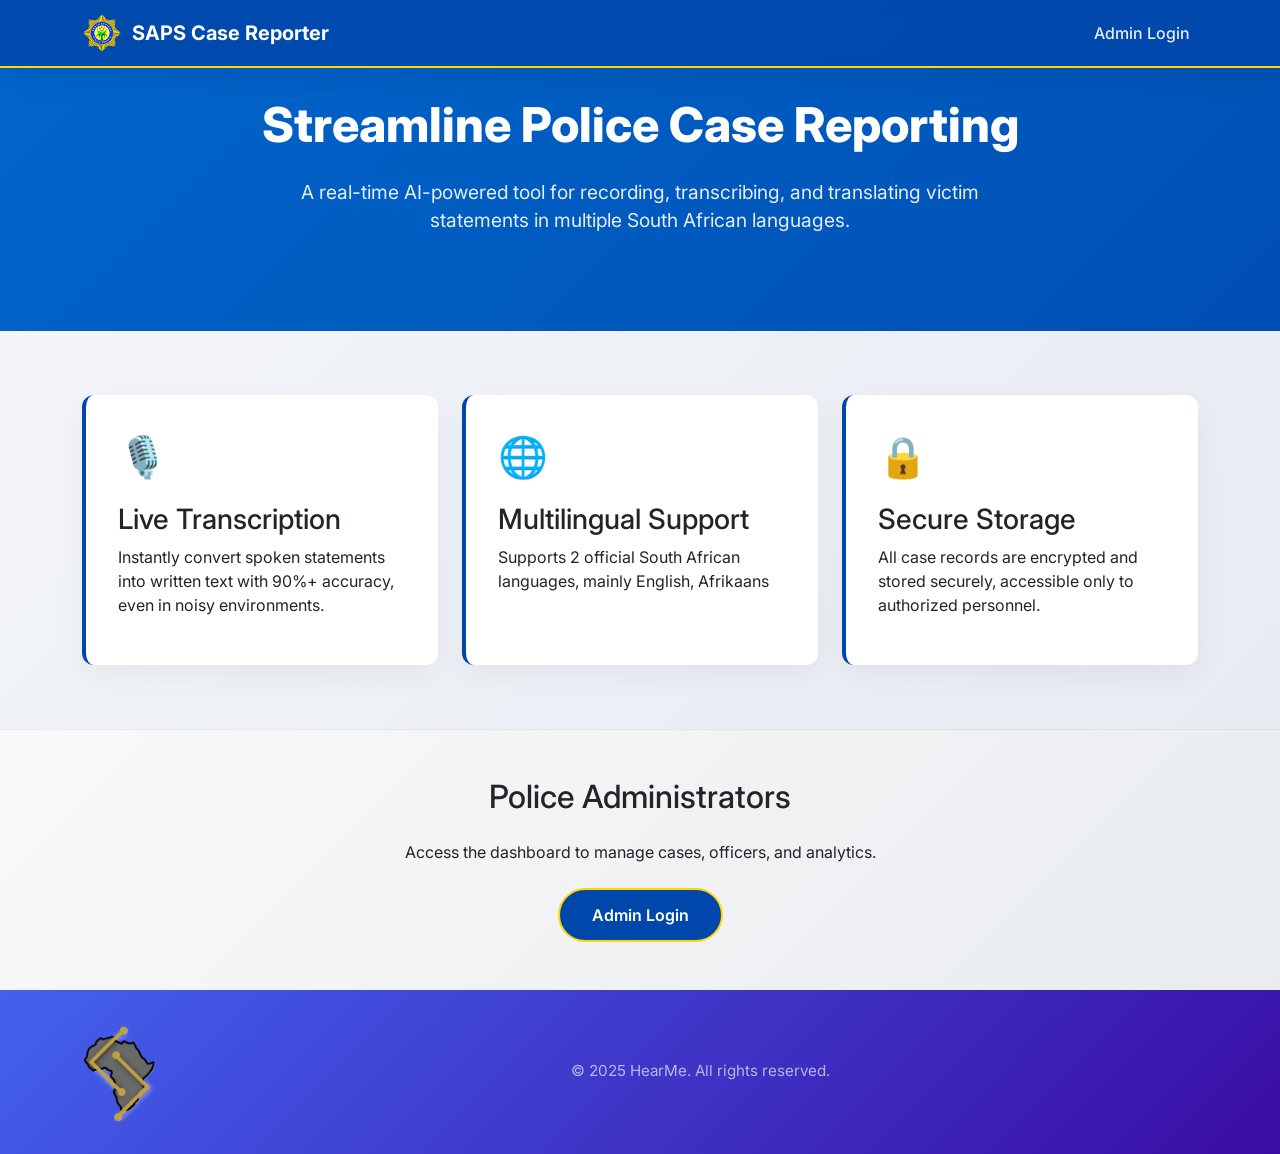
<file: index.html>
<!DOCTYPE html>
<html lang="en">

<head>
    <meta charset="UTF-8">
    <meta name="viewport" content="width=device-width, initial-scale=1.0">
    <title>SAPS Case Reporter | Home</title>
    <link href="https://cdn.jsdelivr.net/npm/bootstrap@5.3.3/dist/css/bootstrap.min.css" rel="stylesheet">
    <link href="https://fonts.googleapis.com/css2?family=Inter:wght@400;500;600;700&display=swap" rel="stylesheet">
    <link rel="icon" href="asset/PoliceBadge.gif">
    <style>
        :root {
            --primary: #4361ee;
            --secondary: #3a0ca3;
            --accent: #4cc9f0;
            --light: #f8f9fa;
            --dark: #212529;
            --police-blue: #0047ab;
            --police-gold: #ffd700;
        }

        body {
            font-family: 'Inter', sans-serif;
            background: linear-gradient(135deg, #f5f7fa 0%, #e4e8f0 100%);
            color: var(--dark);
            min-height: 100vh;
        }

        /* Navbar (Police Theme) */
        .navbar {
            background: rgba(0, 71, 171, 0.9) !important;
            backdrop-filter: blur(10px);
            box-shadow: 0 4px 30px rgba(0, 0, 0, 0.1);
            border-bottom: 2px solid var(--police-gold);
        }

        .navbar-brand {
            font-weight: 700;
            color: white !important;
            display: flex;
            align-items: center;
        }

        .navbar-brand img {
            margin-right: 10px;
        }

        .nav-link {
            color: rgba(255, 255, 255, 0.9) !important;
            font-weight: 500;
        }

        .nav-link:hover {
            color: var(--police-gold) !important;
        }

        /* Hero Section */
        .hero {
            background: linear-gradient(-45deg, #0047ab, #002366, #0047ab, #0066cc);
            background-size: 400% 400%;
            animation: gradient 12s ease infinite;
            color: white;
            padding: 6rem 0 4rem;
            text-align: center;
            position: relative;
        }

        @keyframes gradient {
            0% {
                background-position: 0% 50%;
            }

            50% {
                background-position: 100% 50%;
            }

            100% {
                background-position: 0% 50%;
            }
        }

        .hero h1 {
            font-size: 3rem;
            font-weight: 800;
            margin-bottom: 1.5rem;
        }

        .hero p {
            font-size: 1.2rem;
            max-width: 700px;
            margin: 0 auto 2rem;
            opacity: 0.9;
        }

        /* Features Section */
        .features {
            padding: 4rem 0;
        }

        .feature-card {
            background: white;
            border-radius: 12px;
            padding: 2rem;
            box-shadow: 0 10px 30px rgba(0, 0, 0, 0.05);
            transition: transform 0.3s ease;
            border-left: 4px solid var(--police-blue);
            height: 100%;
        }

        .feature-card:hover {
            transform: translateY(-5px);
            box-shadow: 0 15px 35px rgba(0, 0, 0, 0.1);
        }

        .feature-icon {
            font-size: 2.5rem;
            color: var(--police-blue);
            margin-bottom: 1rem;
        }

        /* Admin CTA */
        .admin-cta {
            background: linear-gradient(135deg, #f8f9fa 0%, #e9ecef 100%);
            border-top: 1px solid rgba(0, 0, 0, 0.05);
            padding: 3rem 0;
            text-align: center;
        }

        .btn-admin {
            background: var(--police-blue);
            color: white;
            font-weight: 600;
            padding: 0.8rem 2rem;
            border-radius: 50px;
            border: 2px solid var(--police-gold);
            transition: all 0.3s ease;
        }

        .btn-admin:hover {
            background: #003366;
            transform: translateY(-3px);
            box-shadow: 0 10px 20px rgba(0, 0, 0, 0.1);
        }

        /* Footer */
        .footer {
            background: var(--dark);
            color: white;
            padding: 2rem 0;
            text-align: center;
        }

        .footer p {
            margin: 0;
            opacity: 0.8;
        }
    </style>
    <style>
        .footer {
            background: linear-gradient(135deg, var(--primary) 0%, var(--secondary) 100%);
            color: black;
            padding: 2rem 0;
        }

        .footer-bottom {
            display: flex;
            align-items: center;
            justify-content: space-between;
            max-width: 1200px;
            margin: 0 auto;
            padding: 0 20px;
            flex-wrap: wrap;
        }

        .footer-logo-img {
            height: 60px;
            width: auto;
            object-fit: contain;
            transition: all 0.3s ease;
        }

        .footer-logo-img:hover {
            filter: brightness(1.2);
        }

        .footer-text {
            text-align: center;
            flex-grow: 1;
            margin: 0 20px;
        }

        .footer-text p {
            margin: 5px 0;
            font-size: 0.95rem;
            color: rgba(255, 255, 255, 0.8);
            font-family: 'Inter', sans-serif;
        }

        @media (max-width: 768px) {
            .footer-bottom {
                flex-direction: column;
                align-items: center;
                gap: 15px;
            }

            .footer-text {
                margin: 15px 0;
                order: 3;
            }

            .footer-logo-left {
                order: 1;
            }

            .footer-logo-right {
                order: 2;
            }

            .footer-logo-img {
                height: 50px;
            }
        }
    </style>
</head>

<body>
    <!-- Navbar -->
    <nav class="navbar navbar-expand-lg navbar-dark fixed-top">
        <div class="container">
            <a class="navbar-brand" href="#">
                <img src="asset/PoliceBadge.gif" alt="SAPS Badge" width="40" height="40">
                SAPS Case Reporter
            </a>
            <button class="navbar-toggler" type="button" data-bs-toggle="collapse" data-bs-target="#navbarNav">
                <span class="navbar-toggler-icon"></span>
            </button>
            <div class="collapse navbar-collapse" id="navbarNav">
                <ul class="navbar-nav ms-auto">
                    <li class="nav-item"><a class="nav-link" href="AdminLoginPage.html">Admin Login</a></li>
                </ul>
            </div>
        </div>
    </nav>

    <!-- Hero Section -->
    <section class="hero">
        <div class="container">
            <h1>Streamline Police Case Reporting</h1>
            <p>A real-time AI-powered tool for recording, transcribing, and translating victim statements in multiple
                South African languages.</p>

        </div>
    </section>

    <!-- Features Section -->
    <section class="features">
        <div class="container">
            <div class="row g-4">
                <div class="col-md-4">
                    <div class="feature-card">
                        <div class="feature-icon">🎙️</div>
                        <h3>Live Transcription</h3>
                        <p>Instantly convert spoken statements into written text with 90%+ accuracy, even in noisy
                            environments.</p>
                    </div>
                </div>
                <div class="col-md-4">
                    <div class="feature-card">
                        <div class="feature-icon">🌐</div>
                        <h3>Multilingual Support</h3>
                        <p>Supports 2 official South African languages, mainly English, Afrikaans</p>
                    </div>
                </div>
                <div class="col-md-4">
                    <div class="feature-card">
                        <div class="feature-icon">🔒</div>
                        <h3>Secure Storage</h3>
                        <p>All case records are encrypted and stored securely, accessible only to authorized personnel.
                        </p>
                    </div>
                </div>
            </div>
        </div>
    </section>

    <!-- Admin CTA -->
    <section class="admin-cta">
        <div class="container">
            <h2 class="mb-4">Police Administrators</h2>
            <p class="mb-4">Access the dashboard to manage cases, officers, and analytics.</p>
            <a href="AdminLoginPage.html" class="btn btn-admin">Admin Login</a>
        </div>
    </section>

    <style>
        .footer-logo-img {
            width: 120px;
            height: 100px;
            object-fit: contain;
        }
    </style>
    <!-- Footer -->
    <footer class="footer">
        <div class="footer-bottom">
            <div class="footer-logo-left">
                <img src="asset/GritLabAfrica.png" alt="Left Logo" class="footer-logo-img">
            </div>

            <div class="footer-text">
                <p>© 2025 HearMe. All rights reserved.</p>
                <!-- <p id="apiCredit">Powered by Web Speech API & Translation API</p>-->
            </div>

            <div class="footer-logo-right">
                <!-- <img src="asset/JBS.png" alt="Right Logo" class="footer-logo-img"> -->
            </div>
        </div>
    </footer>

    <script src="https://cdn.jsdelivr.net/npm/bootstrap@5.3.3/dist/js/bootstrap.bundle.min.js"></script>
</body>

</html>
</file>
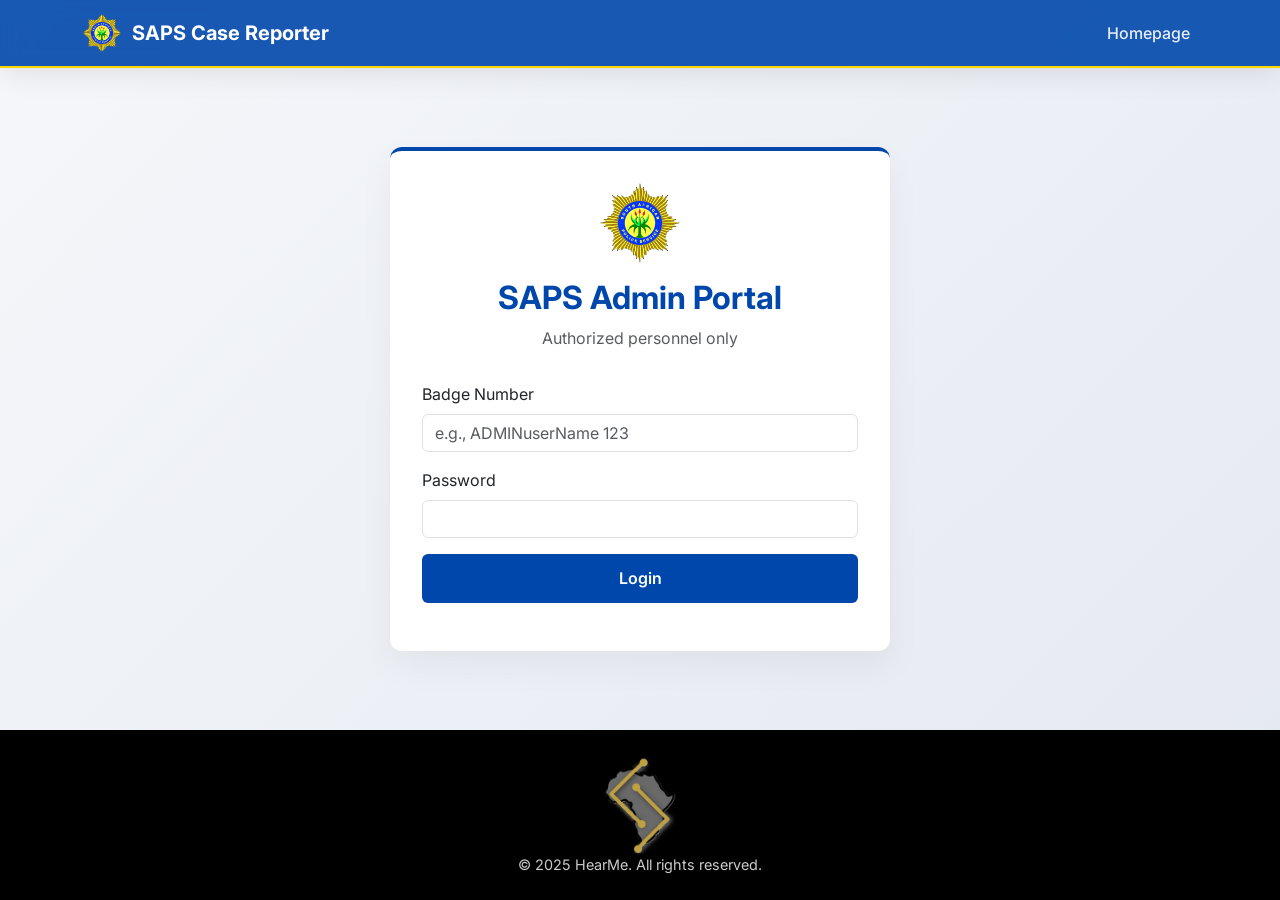
<file: AdminLoginPage.html>
<!DOCTYPE html>
<html lang="en">

<head>
    <meta charset="UTF-8">
    <meta name="viewport" content="width=device-width, initial-scale=1.0">
    <title>SAPS Admin Login</title>
    <link href="https://cdn.jsdelivr.net/npm/bootstrap@5.3.3/dist/css/bootstrap.min.css" rel="stylesheet">
    <link href="https://fonts.googleapis.com/css2?family=Inter:wght@400;500;600;700&display=swap" rel="stylesheet">
    <link rel="icon" href="asset/PoliceBadge.gif">
    <style>
        :root {
            --police-blue: #0047ab;
            --police-gold: #ffd700;
            --error-red: #dc3545;
        }

        body {
            font-family: 'Inter', sans-serif;
            background: linear-gradient(135deg, #f5f7fa 0%, #e4e8f0 100%);
            min-height: 100vh;
            display: flex;
            flex-direction: column;
        }

        .main-content {
            flex: 1;
            display: flex;
            align-items: center;
            padding: 2rem 0;
        }

        /* Navbar (Police Theme) */
        .navbar {
            background: rgba(0, 71, 171, 0.9) !important;
            backdrop-filter: blur(10px);
            box-shadow: 0 4px 30px rgba(0, 0, 0, 0.1);
            border-bottom: 2px solid var(--police-gold);
        }

        .navbar-brand {
            font-weight: 700;
            color: white !important;
            display: flex;
            align-items: center;
        }

        .navbar-brand img {
            margin-right: 10px;
        }

        .nav-link {
            color: rgba(255, 255, 255, 0.9) !important;
            font-weight: 500;
        }

        .nav-link:hover {
            color: var(--police-gold) !important;
        }

        .login-container {
            max-width: 500px;
            margin: 0 auto;
            padding: 2rem;
            background: white;
            border-radius: 12px;
            box-shadow: 0 15px 35px rgba(0, 0, 0, 0.05);
            border-top: 4px solid var(--police-blue);
        }

        .login-header {
            text-align: center;
            margin-bottom: 2rem;
        }

        .login-header img {
            width: 80px;
            margin-bottom: 1rem;
        }

        .login-header h2 {
            color: var(--police-blue);
            font-weight: 700;
        }

        .form-control:focus {
            border-color: var(--police-blue);
            box-shadow: 0 0 0 0.25rem rgba(0, 71, 171, 0.25);
        }

        .btn-login {
            background: var(--police-blue);
            color: white;
            font-weight: 600;
            width: 100%;
            padding: 0.8rem;
            border: none;
            transition: all 0.3s ease;
        }

        .btn-login:hover {
            background: #003366;
            transform: translateY(-2px);
        }

        .error-message {
            color: var(--error-red);
            margin-top: 0.5rem;
            font-size: 0.9rem;
            display: none;
        }

        .loading-spinner {
            display: inline-block;
            width: 1rem;
            height: 1rem;
            border: 2px solid rgba(255, 255, 255, 0.3);
            border-radius: 50%;
            border-top-color: white;
            animation: spin 1s ease-in-out infinite;
        }

        @keyframes spin {
            to {
                transform: rotate(360deg);
            }
        }

        /* Footer Styles */
        .footer {
            background-color: #000000;
            color: white;
            text-align: center;
            padding: 1.5rem 0;
            margin-top: auto;
        }

        .footer p {
            margin: 0;
            font-size: 0.9rem;
            color: rgba(255, 255, 255, 0.8);
        }
    </style>
    
</head>

<body>
    <!-- Navbar -->
    <nav class="navbar navbar-expand-lg navbar-dark">
        <div class="container">
            <a class="navbar-brand" href="#">
                <img src="asset/PoliceBadge.gif" alt="SAPS Badge" width="40" height="40">
                SAPS Case Reporter
            </a>
            <button class="navbar-toggler" type="button" data-bs-toggle="collapse" data-bs-target="#navbarNav">
                <span class="navbar-toggler-icon"></span>
            </button>
            <div class="collapse navbar-collapse" id="navbarNav">
                <ul class="navbar-nav ms-auto">
                    <li class="nav-item"><a class="nav-link" href="index.html">Homepage</a></li>
                </ul>
            </div>
        </div>
    </nav>

    <!-- Main Content -->
    <div class="main-content">
        <div class="container">
            <div class="login-container">
                <div class="login-header">
                    <img src="asset/PoliceBadge.gif" alt="SAPS Badge">
                    <h2>SAPS Admin Portal</h2>
                    <p class="text-muted">Authorized personnel only</p>
                </div>

                <form id="loginForm">
                    <div class="mb-3">
                        <label for="username" class="form-label">Badge Number</label>
                        <input type="text" class="form-control" id="username" required
                            placeholder="e.g., ADMINuserName 123">
                    </div>
                    <div class="mb-3">
                        <label for="password" class="form-label">Password</label>
                        <input type="password" class="form-control" id="password" required>
                        <div id="loginError" class="error-message">Invalid credentials. Please try again.</div>
                    </div>
                    <div class="d-grid gap-2 mb-3">
                        <button type="submit" class="btn btn-login" id="loginBtn">
                            <span id="loginBtnText">Login</span>
                            <span id="loginSpinner" style="display: none;">
                                <span class="loading-spinner"></span>
                            </span>
                        </button>
                    </div>
                </form>
            </div>
        </div>
    </div>
    <style>
        .footer-logo-img {
            width: 120px;
            height: 100px;
            object-fit: contain;
        }
    </style>

    <!-- Footer -->
    <footer class="footer">
        <div class="footer-bottom">
            <div class="footer-logo-left">
                <img src="asset/GritLabAfrica.png" alt="Left Logo" class="footer-logo-img">
            </div>

            <div class="footer-text">
                <p>© 2025 HearMe. All rights reserved.</p>
                <!-- <p id="apiCredit">Powered by Web Speech API & Translation API</p>-->
            </div>

            <div class="footer-logo-right">
                <!-- <img src="asset/JBS.png" alt="Right Logo" class="footer-logo-img"> -->
            </div>
        </div>
    </footer>

    <script src="https://cdn.jsdelivr.net/npm/bootstrap@5.3.3/dist/js/bootstrap.bundle.min.js"></script>
    <script>
        document.getElementById('loginForm').addEventListener('submit', function (e) {
            e.preventDefault();

            const username = document.getElementById('username').value;
            const password = document.getElementById('password').value;
            const loginBtnText = document.getElementById('loginBtnText');
            const loginSpinner = document.getElementById('loginSpinner');
            const loginError = document.getElementById('loginError');

            // Show loading state
            loginBtnText.style.display = 'none';
            loginSpinner.style.display = 'inline-block';
            loginError.style.display = 'none';

            // Create JSONP request for login
            const callbackName = 'handleLoginResponse_' + Date.now();
            let scriptElement = document.createElement('script');
            window[callbackName] = function (response) {
                // Clean up
                delete window[callbackName];
                if (scriptElement.parentNode) {
                    scriptElement.parentNode.removeChild(scriptElement);
                }

                // Hide loading state
                loginBtnText.style.display = 'inline';
                loginSpinner.style.display = 'none';

                if (response.success && response.valid) {
                    // Store authentication token and username
                    localStorage.setItem('adminToken', response.token);
                    localStorage.setItem('adminUsername', username);

                    // Redirect to dashboard
                    window.location.href = 'Translate.html';
                } else {
                    // Show error message
                    loginError.textContent = response.message || 'Invalid credentials. Please try again.';
                    loginError.style.display = 'block';
                    document.getElementById('password').value = '';
                    console.log('Login failed: ' + response.message);
                }
            };

            // Add error handling for script load failure
            scriptElement.onerror = function () {
                loginBtnText.style.display = 'inline';
                loginSpinner.style.display = 'none';
                loginError.textContent = 'Failed to connect to the server. Please try again.';
                loginError.style.display = 'block';
                console.error('Failed to load script');
            };

            scriptElement.src = `https://script.google.com/macros/s/AKfycbwtENbrjJtXHMA3O-O5fDoTiy2Iuv4d0jwVH1a3PslWZ3O3b1W-0Ze-IJC_pQjZy_i0/exec?callback=${callbackName}&action=login&username=${encodeURIComponent(username)}&password=${encodeURIComponent(password)}`;
            document.body.appendChild(scriptElement);
        });
    </script>
    
</body>

</html>
</file>
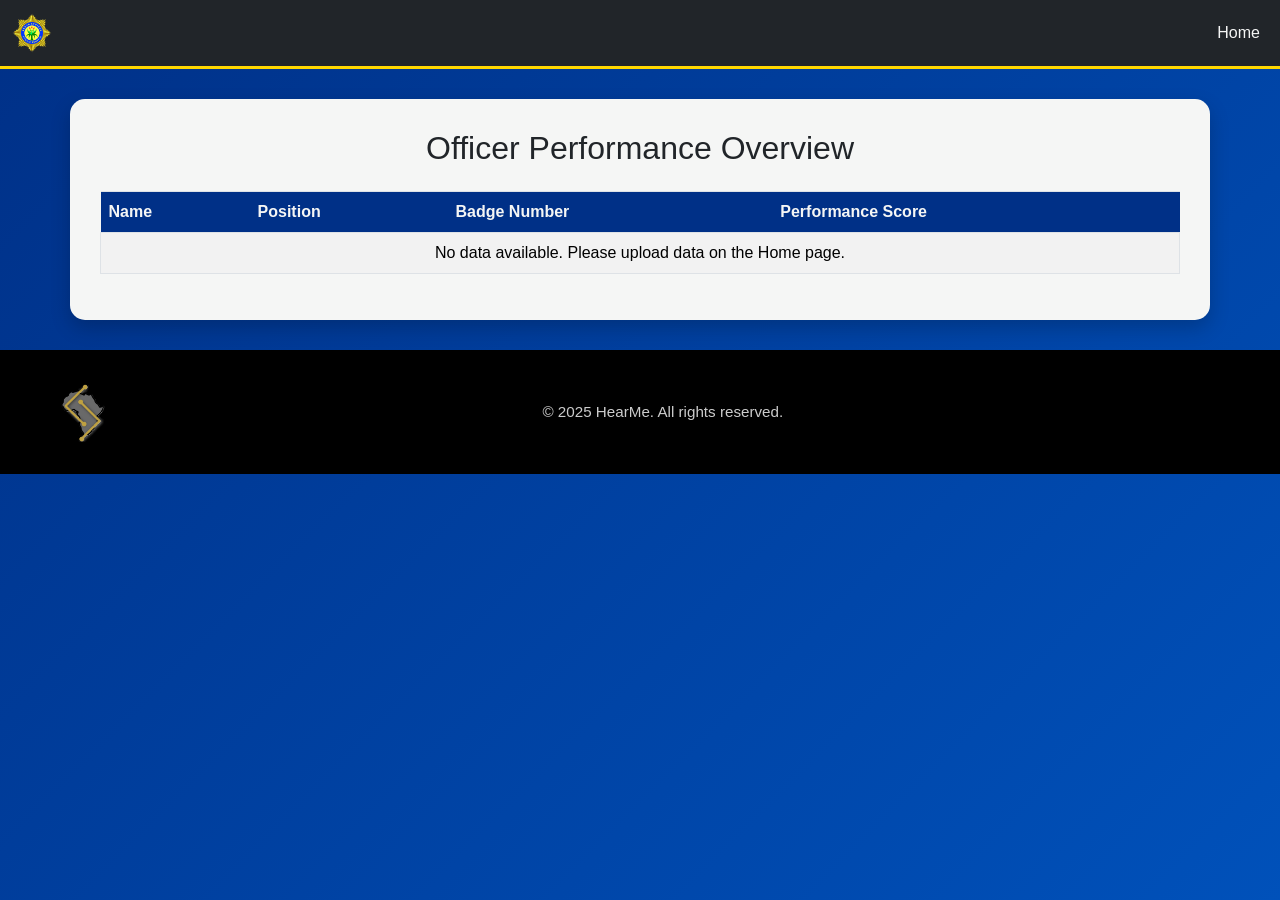
<file: Performance.html>
<!DOCTYPE html>
<html lang="en">

<head>
    <meta charset="UTF-8">
    <meta name="viewport" content="width=device-width, initial-scale=1.0">
    <title>Police Case Management System - Performance</title>
    <link href="https://cdn.jsdelivr.net/npm/bootstrap@5.3.0/dist/css/bootstrap.min.css" rel="stylesheet">
    <link href="https://cdn.datatables.net/1.11.5/css/dataTables.bootstrap5.min.css" rel="stylesheet">
    <link rel="icon" href="asset/PoliceBadge.gif" id="favicon">
    <style>
        :root {
            --police-blue: #003087;
            --police-light-blue: #0051BA;
            --police-gold: #FFD700;
            --police-white: #F5F6F5;
            --police-dark: #212529;
        }

        body {
            background: linear-gradient(135deg, var(--police-blue) 0%, var(--police-light-blue) 100%);
            color: var(--police-dark);
            font-family: 'Arial', sans-serif;
            display: flex;
            flex-direction: column;
            min-height: 100vh;
            margin: 0;
        }

        .navbar {
            background-color: var(--police-dark) !important;
            border-bottom: 3px solid var(--police-gold);
        }

        .navbar-brand img {
            height: 40px;
        }

        .nav-link {
            color: var(--police-white) !important;
            font-weight: 500;
        }

        .nav-link:hover {
            color: var(--police-gold) !important;
        }

        .container {
            background-color: var(--police-white);
            border-radius: 15px;
            box-shadow: 0 8px 20px rgba(0, 0, 0, 0.2);
            padding: 30px;
            margin-top: 30px;
            margin-bottom: 30px;
        }

        .table-container {
            margin-top: 20px;
        }

        .table thead th {
            background-color: var(--police-blue);
            color: var(--police-white);
            border: none;
        }

        .table tbody tr {
            transition: background-color 0.3s ease;
        }

        .table tbody tr:hover {
            background-color: rgba(0, 48, 135, 0.05);
        }

        .performance-score {
            font-size: 0.9rem;
            padding: 5px 10px;
            border-radius: 5px;
            color: #fff;
            display: inline-block;
        }

        .performance-high {
            background-color: #28a745;
            /* Green for >1.5 */
        }

        .performance-yellow {
            background-color: #ffc107;
            /* Yellow for 1-1.5 */
        }

        .performance-semi-red {
            background-color: #ff8c69;
            /* Semi-yellow to red for 0.5-1 */
        }

        .performance-low {
            background-color: #dc3545;
            /* Red for 0-0.5 */
        }


        
    </style>
    <style>
        .footer {
            background: linear-gradient(135deg, var(--primary) 0%, var(--secondary) 100%);
            color: white;
            padding: 2rem 0;
        }

        .footer-bottom {
            display: flex;
            align-items: center;
            justify-content: space-between;
            max-width: 1200px;
            margin: 0 auto;
            padding: 0 20px;
            flex-wrap: wrap;
        }

        .footer-logo-img {
            height: 60px;
            width: auto;
            object-fit: contain;
            transition: all 0.3s ease;
        }

        .footer-logo-img:hover {
            filter: brightness(1.2);
        }

        .footer-text {
            text-align: center;
            flex-grow: 1;
            margin: 0 20px;
        }

        .footer-text p {
            margin: 5px 0;
            font-size: 0.95rem;
            color: rgba(255, 255, 255, 0.8);
            font-family: 'Inter', sans-serif;
        }

        @media (max-width: 768px) {
            .footer-bottom {
                flex-direction: column;
                align-items: center;
                gap: 15px;
            }

            .footer-text {
                margin: 15px 0;
                order: 3;
            }

            .footer-logo-left {
                order: 1;
            }

            .footer-logo-right {
                order: 2;
            }

            .footer-logo-img {
                height: 50px;
            }
        }
    </style>
</head>

<body>
    <nav class="navbar navbar-expand-lg navbar-dark">
        <div class="container-fluid">
            <a class="navbar-brand" href="upload.html">
                <img src="asset/PoliceBadge.gif" alt="SAPS Logo">
            </a>
            <div class="navbar-nav ms-auto">
                <a class="nav-link" href="upload.html">Home</a>
            </div>
        </div>
    </nav>

    <div class="container">
        <h2 class="text-center mb-4">Officer Performance Overview</h2>
        <div class="table-container">
            <table id="performanceTable" class="table table-striped table-bordered" style="width:100%">
                <thead>
                    <tr>
                        <th>Name</th>
                        <th>Position</th>
                        <th>Badge Number</th>
                        <th>Performance Score</th>
                    </tr>
                </thead>
                <tbody></tbody>
            </table>
        </div>
    </div>

    <!-- Footer -->
    <footer class="footer" style="background-color: #000000;">
        <div class="footer-bottom">
            <div class="footer-logo-left">
                <img src="asset/GritLabAfrica.png" alt="Left Logo" class="footer-logo-img">
            </div>

            <div class="footer-text">
                <p>© 2025 HearMe. All rights reserved.</p>
                <!-- <p id="apiCredit">Powered by Web Speech API & Translation API</p>-->
            </div>

            <div class="footer-logo-right">
                <!-- <img src="asset/JBS.png" alt="Right Logo" class="footer-logo-img"> -->
            </div>
        </div>
    </footer>

    <script src="https://code.jquery.com/jquery-3.6.0.min.js"></script>
    <script src="https://cdn.jsdelivr.net/npm/bootstrap@5.3.0/dist/js/bootstrap.bundle.min.js"></script>
    <script src="https://cdn.datatables.net/1.11.5/js/jquery.dataTables.min.js"></script>
    <script src="https://cdn.datatables.net/1.11.5/js/dataTables.bootstrap5.min.js"></script>
    <script>
        $(document).ready(function () {
            // Function to calculate officer performance
            function calculateOfficerPerformance(closedCases = [], openCasesCount = 0, benchmarkTime = 5, K = 1) {
                let avgDuration = 0;
                if (closedCases.length > 0) {
                    const totalDays = closedCases.reduce((sum, { startDate, endDate }) => {
                        const start = new Date(startDate);
                        const end = new Date(endDate);
                        return sum + Math.round((end - start) / (1000 * 60 * 60 * 24));
                    }, 0);
                    avgDuration = totalDays / closedCases.length;
                }

                let productivity = 0;
                let efficiency = 0;
                let score = 0;

                if (openCasesCount + K > 0) {
                    productivity = closedCases.length / (openCasesCount + K);
                }

                if (avgDuration > 0) {
                    efficiency = benchmarkTime / avgDuration;
                }

                const closedCasesContribution = (closedCases.length / 10) * 0.4;
                const productivityContribution = productivity * 0.3;
                const efficiencyContribution = efficiency * 0.3;
                score = closedCasesContribution + productivityContribution + efficiencyContribution;

                return {
                    score: parseFloat(score.toFixed(2))
                };
            }

            // Load data from localStorage and populate the table
            function loadPerformanceData() {
                const storedOfficers = JSON.parse(localStorage.getItem('storedOfficers')) || [];
                const casesBySheet = JSON.parse(localStorage.getItem('casesBySheet')) || {};

                if (storedOfficers.length === 0) {
                    $('#performanceTable tbody').html('<tr><td colspan="4" class="text-center">No data available. Please upload data on the Home page.</td></tr>');
                    return;
                }

                const performanceData = storedOfficers.map(officer => {
                    const sheetIndex = storedOfficers.indexOf(officer) + 2;
                    const officerCases = casesBySheet[`Sheet${sheetIndex}`] || [];
                    const closedCases = officerCases.filter(c => c.Status === 'Closed').map(c => ({
                        startDate: c['Date-Reported'],
                        endDate: c['Last-Updated']
                    }));
                    const openCasesCount = officerCases.length - closedCases.length;
                    const performance = calculateOfficerPerformance(closedCases, openCasesCount);
                    return {
                        Name: officer.Name,
                        Position: officer.Position,
                        BadgeNumber: officer.BadgeNumber,
                        PerformanceScore: performance.score
                    };
                });

                const table = $('#performanceTable').DataTable({
                    destroy: true,
                    data: performanceData,
                    columns: [
                        { data: 'Name' },
                        { data: 'Position' },
                        { data: 'BadgeNumber' },
                        {
                            data: 'PerformanceScore',
                            render: function (data) {
                                let performanceClass = '';
                                if (data > 1.5) {
                                    performanceClass = 'performance-high';
                                } else if (data >= 1.0 && data <= 1.5) {
                                    performanceClass = 'performance-yellow';
                                } else if (data >= 0.5 && data < 1.0) {
                                    performanceClass = 'performance-semi-red';
                                } else {
                                    performanceClass = 'performance-low';
                                }
                                return `<span class="performance-score ${performanceClass}">${data}</span>`;
                            }
                        }
                    ],
                    ordering: true,
                    order: [[3, 'desc']] // Sort by PerformanceScore in descending order by default
                });
            }

            // Load performance data when the page is ready
            loadPerformanceData();
        });
    </script>
</body>

</html>
</file>
